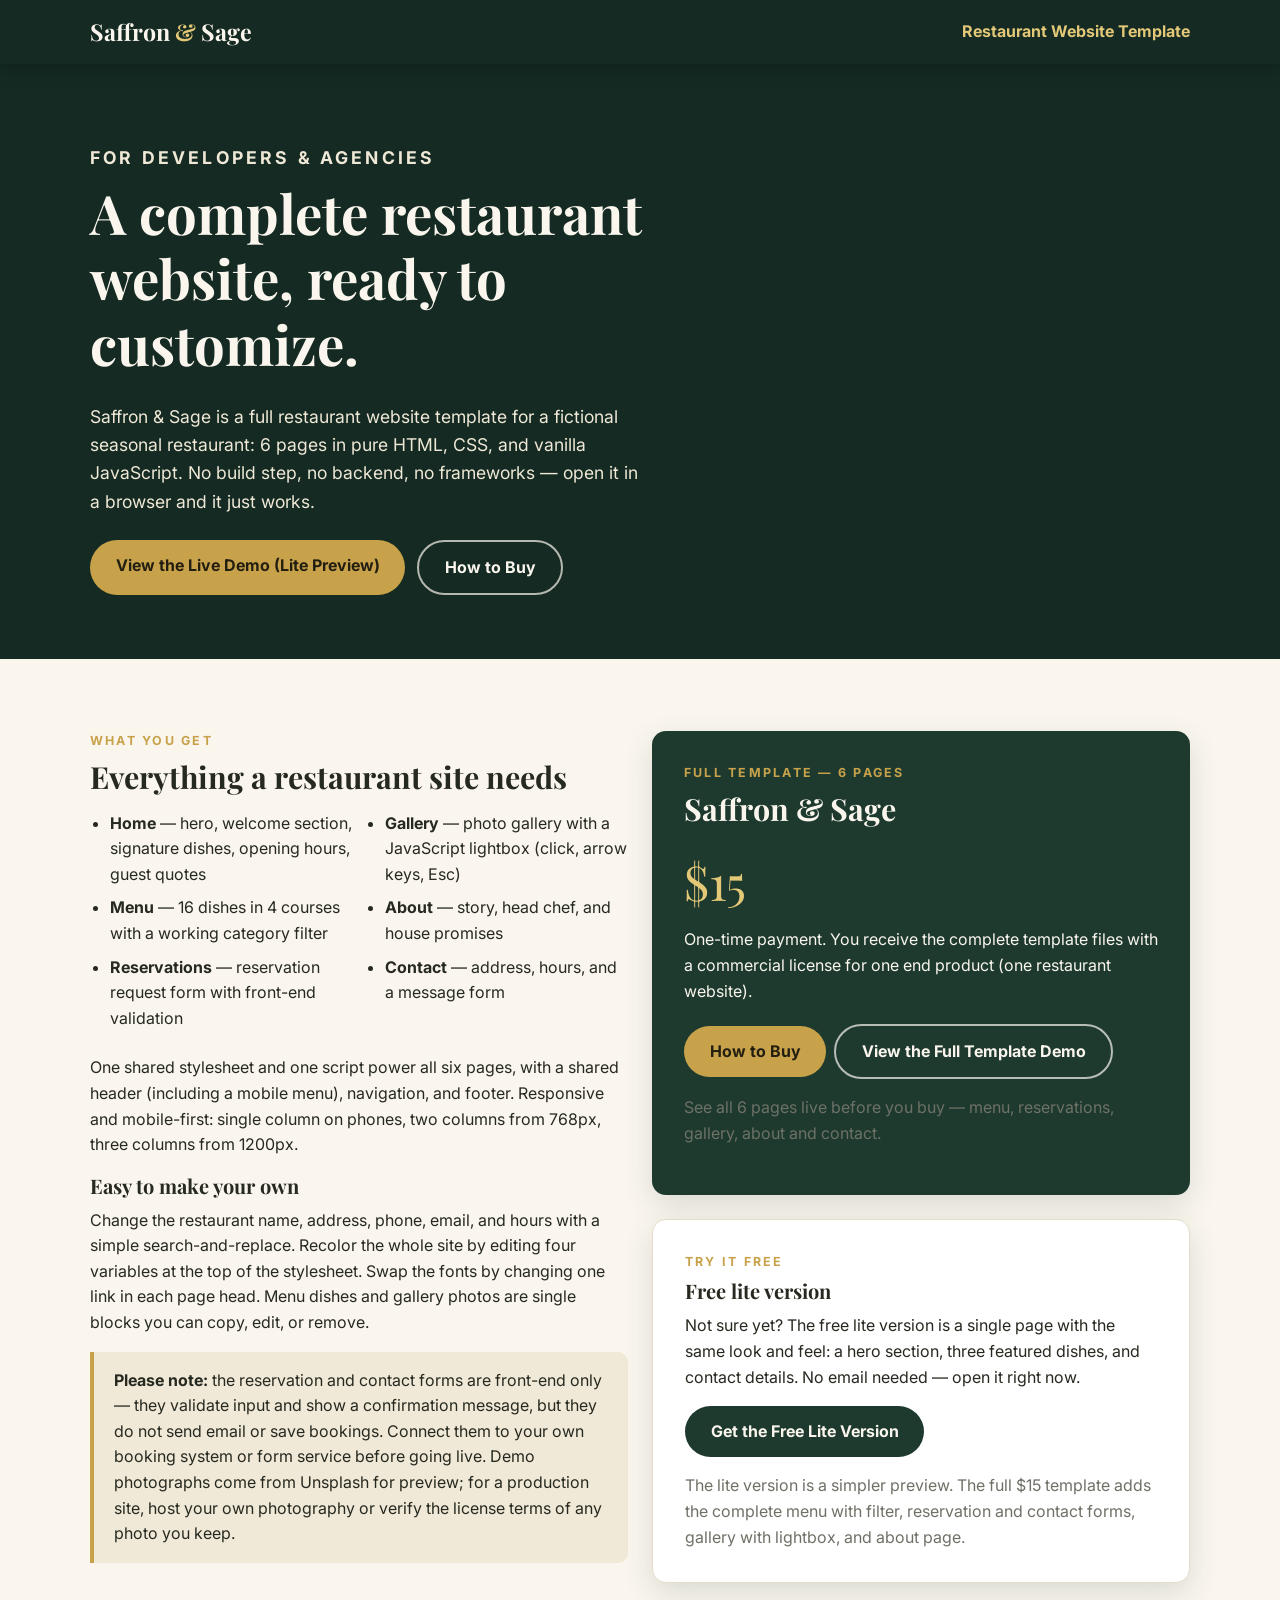
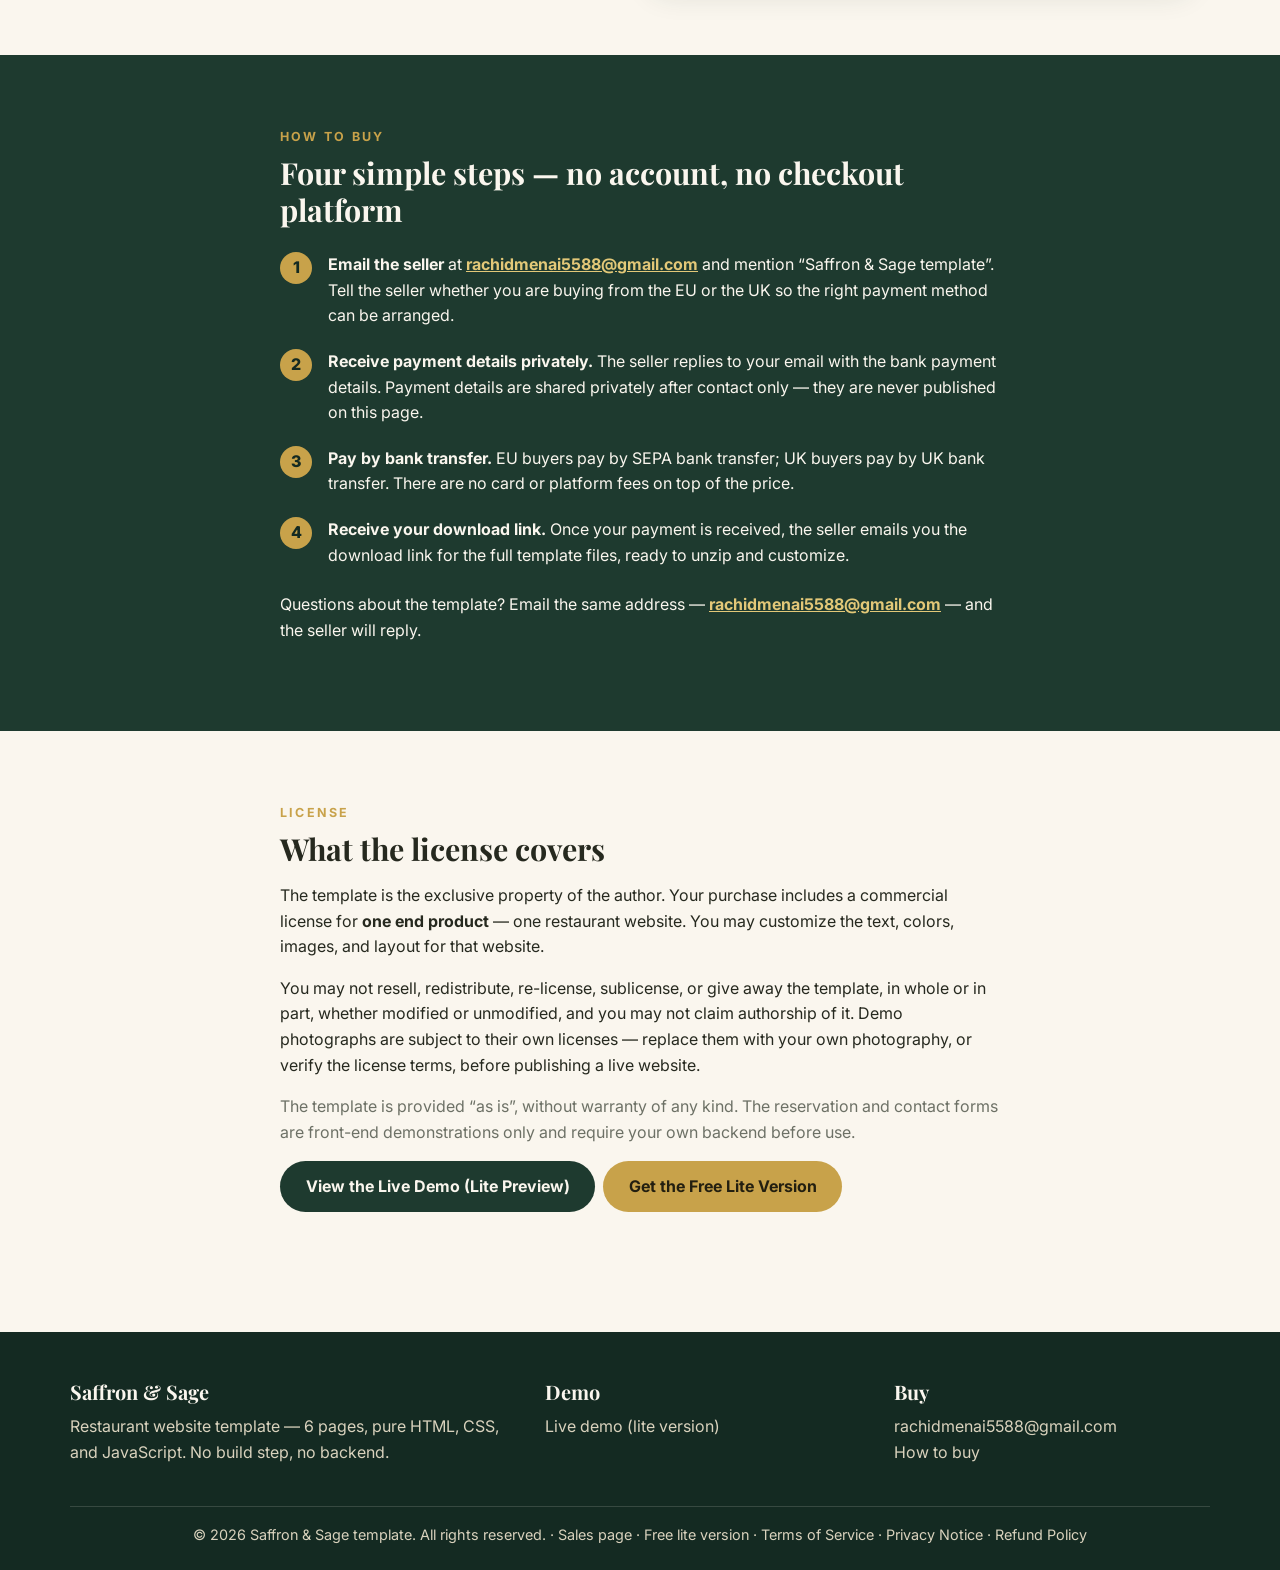
<file: index.html>
<!doctype html>
<html lang="en">
<head>
  <meta charset="utf-8">
  <meta name="viewport" content="width=device-width, initial-scale=1">
  <title>Saffron &amp; Sage — Restaurant Website Template for Sale</title>
  <meta name="description" content="Saffron & Sage is a complete, ready-to-customize restaurant website template: 6 pages in pure HTML, CSS and JavaScript. No build step, no backend.">
  <link rel="preconnect" href="https://fonts.googleapis.com">
  <link rel="preconnect" href="https://fonts.gstatic.com" crossorigin>
  <link href="https://fonts.googleapis.com/css2?family=Inter:wght@400;600;700;800&family=Playfair+Display:wght@600;700&display=swap" rel="stylesheet">
  <link rel="stylesheet" href="css/style.css">
  <style>
    .price-card { background: var(--forest); color: var(--cream); border-radius: var(--radius); padding: 2rem; box-shadow: var(--shadow); }
    .price-card h2 { color: var(--cream); }
    .price-card .price-big { font-family: var(--font-head); font-size: 3rem; color: var(--gold-light); margin: 0.25rem 0 0.5rem; }
    .proposal-note { background: rgba(227, 200, 120, 0.18); border: 1px solid var(--gold); border-radius: 10px; padding: 0.75rem 1rem; font-size: 0.95rem; }
    .steps { counter-reset: step; list-style: none; padding: 0; margin: 1.5rem 0 0; }
    .steps li { position: relative; padding: 0 0 1.25rem 3rem; }
    .steps li::before { counter-increment: step; content: counter(step); position: absolute; left: 0; top: 0; width: 2rem; height: 2rem; border-radius: 50%; background: var(--gold); color: var(--forest-dark); font-weight: 800; display: flex; align-items: center; justify-content: center; }
    .steps li:last-child { padding-bottom: 0; }
    .callout { background: var(--cream-dark); border-left: 4px solid var(--gold); border-radius: 0 10px 10px 0; padding: 1rem 1.25rem; }
    .lite-box { background: var(--white); border: 1px solid var(--line); border-radius: var(--radius); padding: 2rem; box-shadow: var(--shadow); }
    .page-list { columns: 2; column-gap: 2rem; margin: 0; padding-left: 1.25rem; }
    .page-list li { margin-bottom: 0.5rem; break-inside: avoid; }
    @media (max-width: 700px) { .page-list { columns: 1; } }
  </style>
</head>
<body>
<header class="site-header">
  <div class="container header-inner">
    <a class="logo" href="index.html">Saffron <span>&amp;</span> Sage</a>
    <span style="color: var(--gold-light); font-weight: 700;">Restaurant Website Template</span>
  </div>
</header>

<main>
  <section class="hero" style="background-image: url('https://images.unsplash.com/photo-1517248135467-4c7edcad34c4?auto=format&fit=crop&w=1600&q=80');">
    <div class="container">
      <p class="eyebrow">For developers &amp; agencies</p>
      <h1>A complete restaurant website, ready to customize.</h1>
      <p>Saffron &amp; Sage is a full restaurant website template for a fictional seasonal restaurant: 6 pages in pure HTML, CSS, and vanilla JavaScript. No build step, no backend, no frameworks — open it in a browser and it just works.</p>
      <div class="hero-actions">
        <a class="btn btn-gold" href="lite/index.html">View the Live Demo (Lite Preview)</a>
        <a class="btn btn-outline" href="#buy">How to Buy</a>
      </div>
    </div>
  </section>

  <section class="section">
    <div class="container grid grid-2" style="align-items: start;">
      <div>
        <p class="eyebrow">What you get</p>
        <h2>Everything a restaurant site needs</h2>
        <ul class="page-list">
          <li><strong>Home</strong> — hero, welcome section, signature dishes, opening hours, guest quotes</li>
          <li><strong>Menu</strong> — 16 dishes in 4 courses with a working category filter</li>
          <li><strong>Reservations</strong> — reservation request form with front-end validation</li>
          <li><strong>Gallery</strong> — photo gallery with a JavaScript lightbox (click, arrow keys, Esc)</li>
          <li><strong>About</strong> — story, head chef, and house promises</li>
          <li><strong>Contact</strong> — address, hours, and a message form</li>
        </ul>
        <p style="margin-top: 1.5rem;">One shared stylesheet and one script power all six pages, with a shared header (including a mobile menu), navigation, and footer. Responsive and mobile-first: single column on phones, two columns from 768px, three columns from 1200px.</p>
        <h3>Easy to make your own</h3>
        <p>Change the restaurant name, address, phone, email, and hours with a simple search-and-replace. Recolor the whole site by editing four variables at the top of the stylesheet. Swap the fonts by changing one link in each page head. Menu dishes and gallery photos are single blocks you can copy, edit, or remove.</p>
        <div class="callout">
          <p style="margin: 0;"><strong>Please note:</strong> the reservation and contact forms are front-end only — they validate input and show a confirmation message, but they do not send email or save bookings. Connect them to your own booking system or form service before going live. Demo photographs come from Unsplash for preview; for a production site, host your own photography or verify the license terms of any photo you keep.</p>
        </div>
      </div>
      <div>
        <div class="price-card">
          <p class="eyebrow">Full template — 6 pages</p>
          <h2>Saffron &amp; Sage</h2>
          <p class="price-big">$15</p>
          <p>One-time payment. You receive the complete template files with a commercial license for one end product (one restaurant website).</p>
          <p style="margin-top: 1.25rem;"><a class="btn btn-gold" href="#buy">How to Buy</a>&nbsp;&nbsp;<a class="btn btn-outline" href="full/index.html">View the Full Template Demo</a></p>
          <p class="muted">See all 6 pages live before you buy — menu, reservations, gallery, about and contact.</p>
        </div>
        <div class="lite-box" style="margin-top: 1.5rem;">
          <p class="eyebrow">Try it free</p>
          <h3>Free lite version</h3>
          <p>Not sure yet? The free lite version is a single page with the same look and feel: a hero section, three featured dishes, and contact details. No email needed — open it right now.</p>
          <p><a class="btn btn-dark" href="lite/index.html">Get the Free Lite Version</a></p>
          <p class="muted" style="margin: 0;">The lite version is a simpler preview. The full $15 template adds the complete menu with filter, reservation and contact forms, gallery with lightbox, and about page.</p>
        </div>
      </div>
    </div>
  </section>

  <section class="section band" id="buy">
    <div class="container section-narrow">
      <p class="eyebrow">How to buy</p>
      <h2>Four simple steps — no account, no checkout platform</h2>
      <ol class="steps">
        <li><strong>Email the seller</strong> at <a href="mailto:rachidmenai5588@gmail.com" style="color: var(--gold-light); font-weight: 700;">rachidmenai5588@gmail.com</a> and mention “Saffron &amp; Sage template”. Tell the seller whether you are buying from the EU or the UK so the right payment method can be arranged.</li>
        <li><strong>Receive payment details privately.</strong> The seller replies to your email with the bank payment details. Payment details are shared privately after contact only — they are never published on this page.</li>
        <li><strong>Pay by bank transfer.</strong> EU buyers pay by SEPA bank transfer; UK buyers pay by UK bank transfer. There are no card or platform fees on top of the price.</li>
        <li><strong>Receive your download link.</strong> Once your payment is received, the seller emails you the download link for the full template files, ready to unzip and customize.</li>
      </ol>
      <p style="margin-top: 1.5rem;">Questions about the template? Email the same address — <a href="mailto:rachidmenai5588@gmail.com" style="color: var(--gold-light); font-weight: 700;">rachidmenai5588@gmail.com</a> — and the seller will reply.</p>
    </div>
  </section>

  <section class="section">
    <div class="container section-narrow">
      <p class="eyebrow">License</p>
      <h2>What the license covers</h2>
      <p>The template is the exclusive property of the author. Your purchase includes a commercial license for <strong>one end product</strong> — one restaurant website. You may customize the text, colors, images, and layout for that website.</p>
      <p>You may not resell, redistribute, re-license, sublicense, or give away the template, in whole or in part, whether modified or unmodified, and you may not claim authorship of it. Demo photographs are subject to their own licenses — replace them with your own photography, or verify the license terms, before publishing a live website.</p>
      <p class="muted">The template is provided “as is”, without warranty of any kind. The reservation and contact forms are front-end demonstrations only and require your own backend before use.</p>
      <p><a class="btn btn-dark" href="lite/index.html">View the Live Demo (Lite Preview)</a>&nbsp;&nbsp;<a class="btn btn-gold" href="lite/index.html">Get the Free Lite Version</a></p>
    </div>
  </section>
</main>

<footer class="site-footer">
  <div class="container footer-grid">
    <div>
      <h3>Saffron &amp; Sage</h3>
      <p>Restaurant website template — 6 pages, pure HTML, CSS, and JavaScript. No build step, no backend.</p>
    </div>
    <div>
      <h3>Demo</h3>
      <p><a href="lite/index.html">Live demo (lite version)</a></p>
    </div>
    <div>
      <h3>Buy</h3>
      <p><a href="mailto:rachidmenai5588@gmail.com">rachidmenai5588@gmail.com</a><br><a href="#buy">How to buy</a></p>
    </div>
  </div>
  <div class="footer-bottom container">© 2026 Saffron &amp; Sage template. All rights reserved. · <a href="index.html">Sales page</a> · <a href="lite/index.html">Free lite version</a> · <a href="terms.html">Terms of Service</a> · <a href="privacy.html">Privacy Notice</a> · <a href="refund.html">Refund Policy</a></div>
</footer>
</body>
</html>
</file>
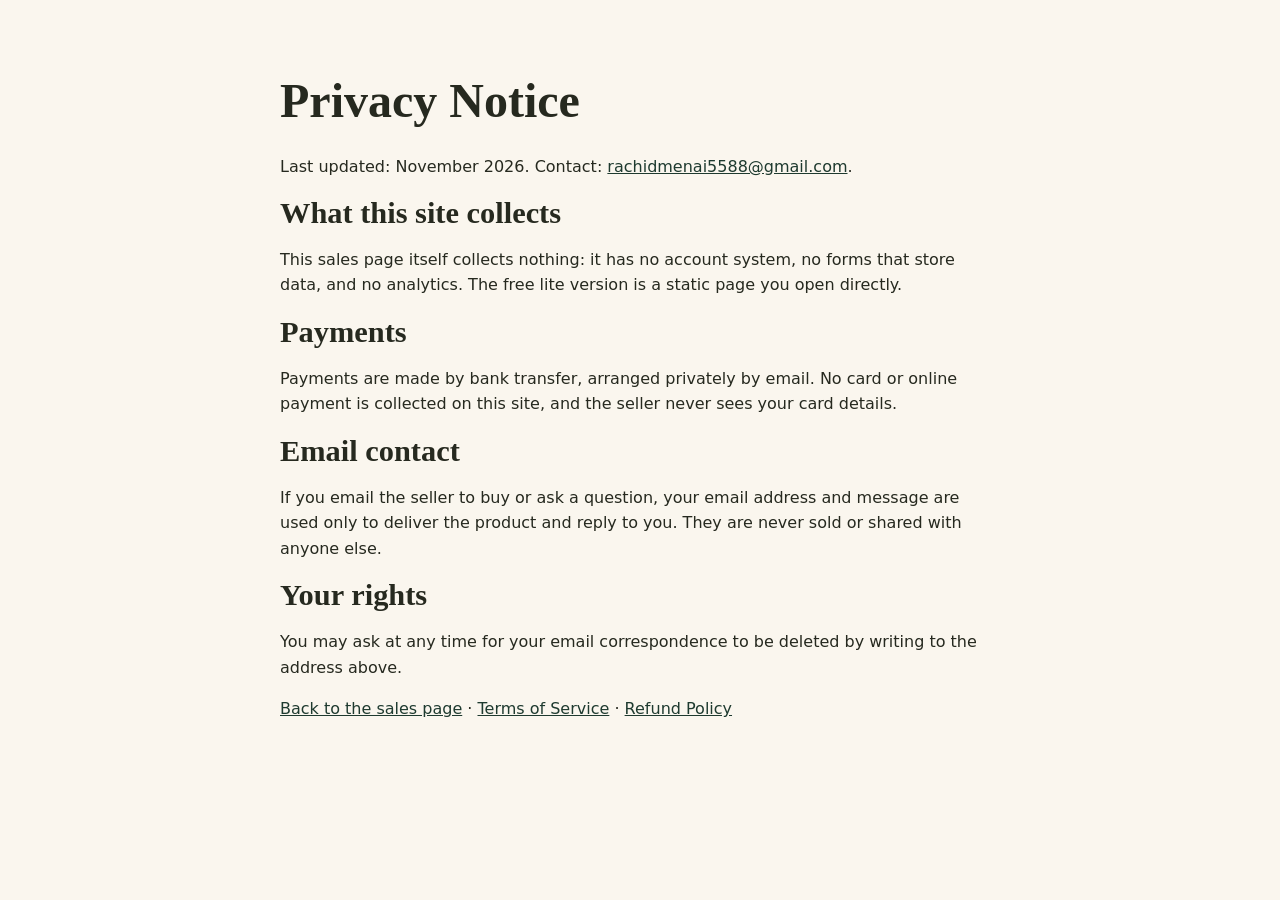
<file: privacy.html>
<!doctype html>
<html lang="en">
<head>
<meta charset="utf-8">
<meta name="viewport" content="width=device-width, initial-scale=1">
<title>Privacy Notice — Saffron &amp; Sage</title>
<link rel="stylesheet" href="css/style.css">
</head>
<body>
<main class="section"><div class="container section-narrow">
<h1>Privacy Notice</h1>
<p>Last updated: November 2026. Contact: <a href="mailto:rachidmenai5588@gmail.com">rachidmenai5588@gmail.com</a>.</p>
<h2>What this site collects</h2>
<p>This sales page itself collects nothing: it has no account system, no forms that store data, and no analytics. The free lite version is a static page you open directly.</p>
<h2>Payments</h2>
<p>Payments are made by bank transfer, arranged privately by email. No card or online payment is collected on this site, and the seller never sees your card details.</p>
<h2>Email contact</h2>
<p>If you email the seller to buy or ask a question, your email address and message are used only to deliver the product and reply to you. They are never sold or shared with anyone else.</p>
<h2>Your rights</h2>
<p>You may ask at any time for your email correspondence to be deleted by writing to the address above.</p>
<p><a href="index.html">Back to the sales page</a> · <a href="terms.html">Terms of Service</a> · <a href="refund.html">Refund Policy</a></p>
</div></main>
</body>
</html>
</file>
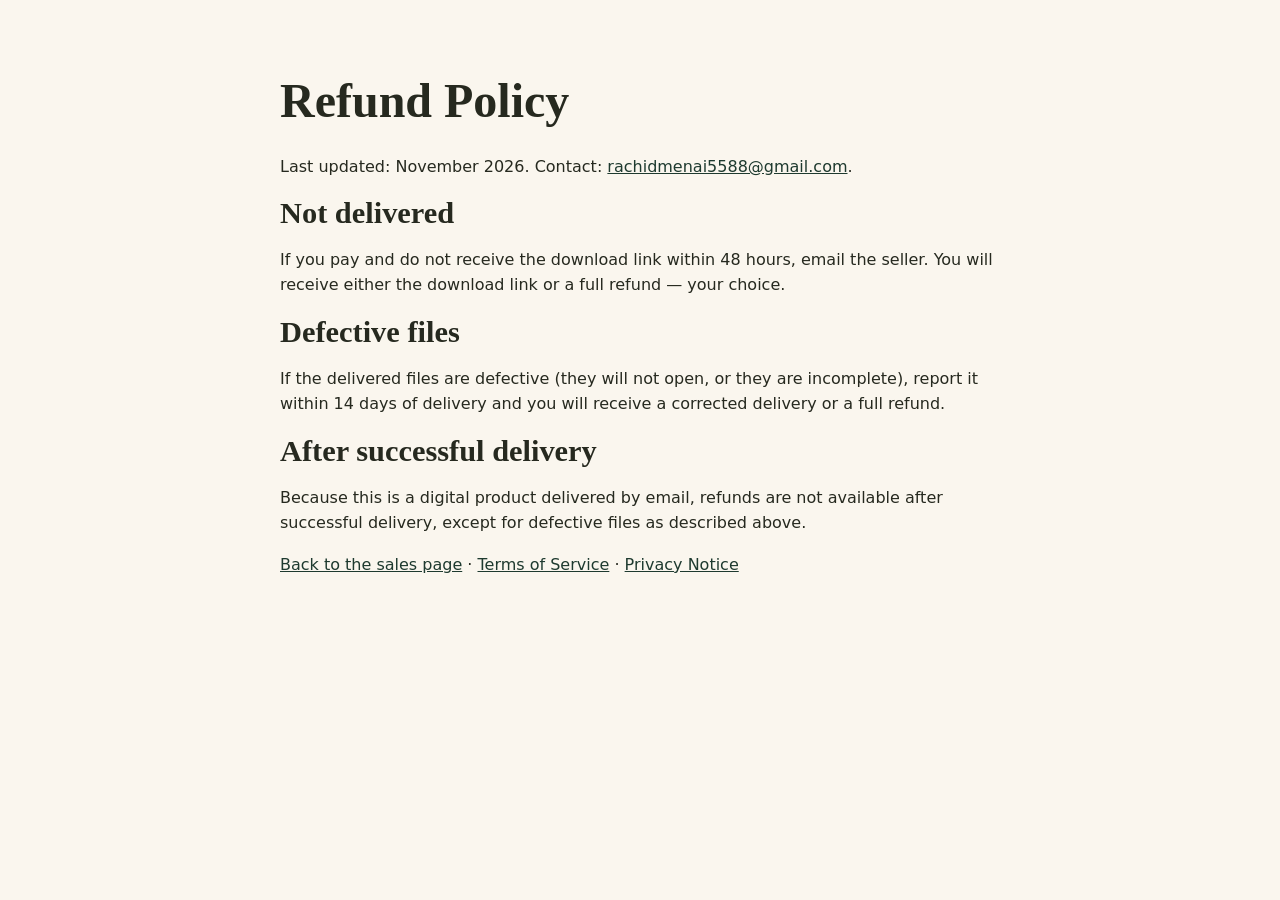
<file: refund.html>
<!doctype html>
<html lang="en">
<head>
<meta charset="utf-8">
<meta name="viewport" content="width=device-width, initial-scale=1">
<title>Refund Policy — Saffron &amp; Sage</title>
<link rel="stylesheet" href="css/style.css">
</head>
<body>
<main class="section"><div class="container section-narrow">
<h1>Refund Policy</h1>
<p>Last updated: November 2026. Contact: <a href="mailto:rachidmenai5588@gmail.com">rachidmenai5588@gmail.com</a>.</p>
<h2>Not delivered</h2>
<p>If you pay and do not receive the download link within 48 hours, email the seller. You will receive either the download link or a full refund — your choice.</p>
<h2>Defective files</h2>
<p>If the delivered files are defective (they will not open, or they are incomplete), report it within 14 days of delivery and you will receive a corrected delivery or a full refund.</p>
<h2>After successful delivery</h2>
<p>Because this is a digital product delivered by email, refunds are not available after successful delivery, except for defective files as described above.</p>
<p><a href="index.html">Back to the sales page</a> · <a href="terms.html">Terms of Service</a> · <a href="privacy.html">Privacy Notice</a></p>
</div></main>
</body>
</html>
</file>
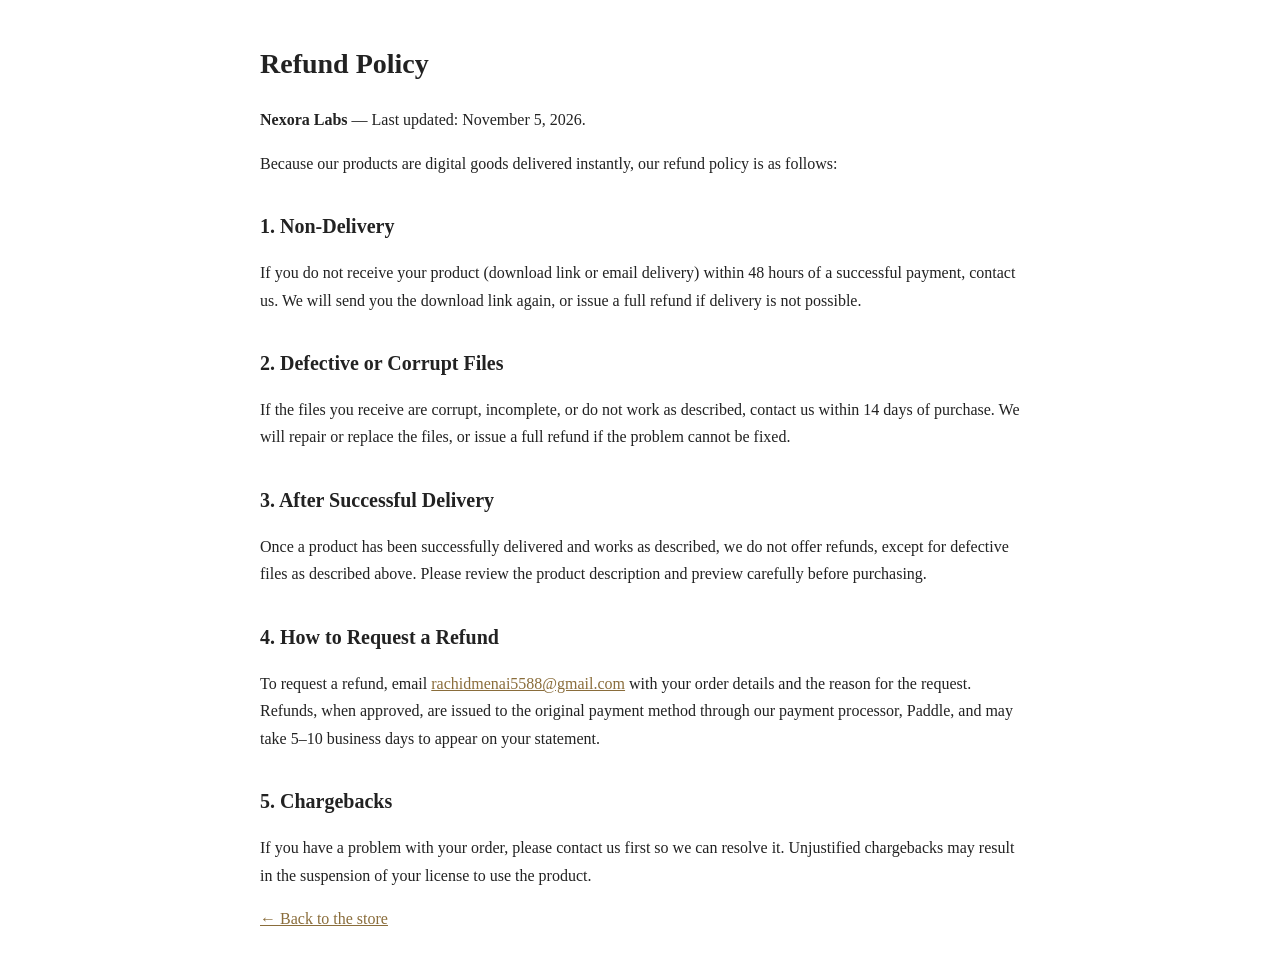
<file: refunds.html>
<!DOCTYPE html>
<html lang="en">
<head>
<meta charset="UTF-8">
<meta name="viewport" content="width=device-width, initial-scale=1.0">
<title>Refund Policy — Nexora Labs</title>
<style>
body{font-family:Georgia,serif;max-width:760px;margin:40px auto;padding:0 20px;color:#222;line-height:1.7}
h1{font-size:28px}h2{font-size:20px;margin-top:32px}
a{color:#8a6d3b}
</style>
</head>
<body>
<h1>Refund Policy</h1>
<p><strong>Nexora Labs</strong> — Last updated: November 5, 2026.</p>
<p>Because our products are digital goods delivered instantly, our refund policy is as follows:</p>

<h2>1. Non-Delivery</h2>
<p>If you do not receive your product (download link or email delivery) within 48 hours of a successful payment, contact us. We will send you the download link again, or issue a full refund if delivery is not possible.</p>

<h2>2. Defective or Corrupt Files</h2>
<p>If the files you receive are corrupt, incomplete, or do not work as described, contact us within 14 days of purchase. We will repair or replace the files, or issue a full refund if the problem cannot be fixed.</p>

<h2>3. After Successful Delivery</h2>
<p>Once a product has been successfully delivered and works as described, we do not offer refunds, except for defective files as described above. Please review the product description and preview carefully before purchasing.</p>

<h2>4. How to Request a Refund</h2>
<p>To request a refund, email <a href="mailto:rachidmenai5588@gmail.com">rachidmenai5588@gmail.com</a> with your order details and the reason for the request. Refunds, when approved, are issued to the original payment method through our payment processor, Paddle, and may take 5–10 business days to appear on your statement.</p>

<h2>5. Chargebacks</h2>
<p>If you have a problem with your order, please contact us first so we can resolve it. Unjustified chargebacks may result in the suspension of your license to use the product.</p>

<p><a href="index.html">← Back to the store</a></p>
</body>
</html>
</file>
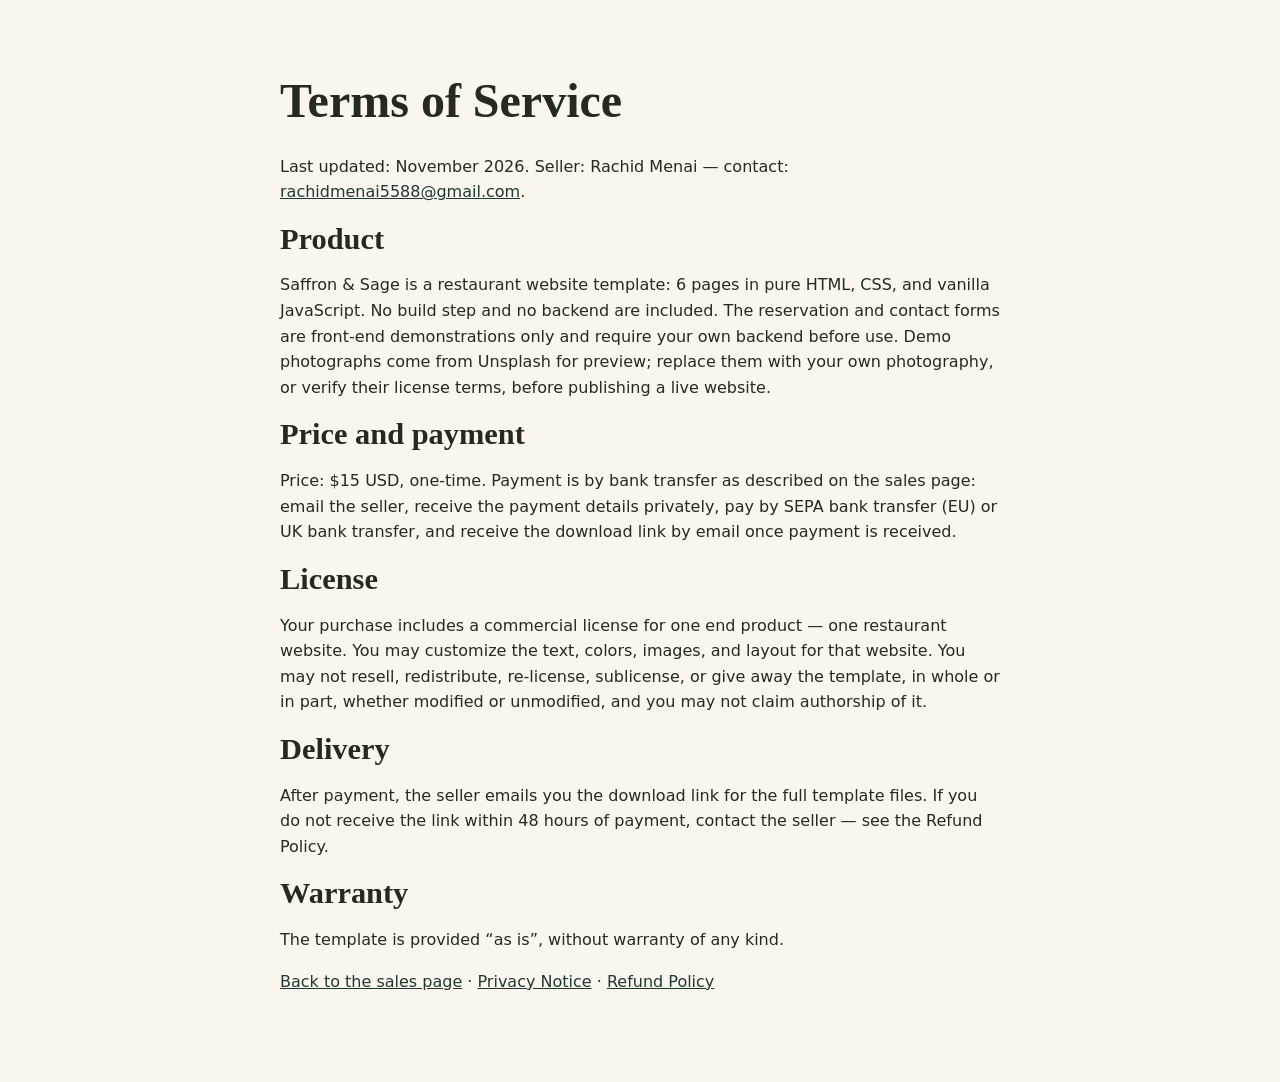
<file: terms.html>
<!doctype html>
<html lang="en">
<head>
<meta charset="utf-8">
<meta name="viewport" content="width=device-width, initial-scale=1">
<title>Terms of Service — Saffron &amp; Sage</title>
<link rel="stylesheet" href="css/style.css">
</head>
<body>
<main class="section"><div class="container section-narrow">
<h1>Terms of Service</h1>
<p>Last updated: November 2026. Seller: Rachid Menai — contact: <a href="mailto:rachidmenai5588@gmail.com">rachidmenai5588@gmail.com</a>.</p>
<h2>Product</h2>
<p>Saffron &amp; Sage is a restaurant website template: 6 pages in pure HTML, CSS, and vanilla JavaScript. No build step and no backend are included. The reservation and contact forms are front-end demonstrations only and require your own backend before use. Demo photographs come from Unsplash for preview; replace them with your own photography, or verify their license terms, before publishing a live website.</p>
<h2>Price and payment</h2>
<p>Price: $15 USD, one-time. Payment is by bank transfer as described on the sales page: email the seller, receive the payment details privately, pay by SEPA bank transfer (EU) or UK bank transfer, and receive the download link by email once payment is received.</p>
<h2>License</h2>
<p>Your purchase includes a commercial license for one end product — one restaurant website. You may customize the text, colors, images, and layout for that website. You may not resell, redistribute, re-license, sublicense, or give away the template, in whole or in part, whether modified or unmodified, and you may not claim authorship of it.</p>
<h2>Delivery</h2>
<p>After payment, the seller emails you the download link for the full template files. If you do not receive the link within 48 hours of payment, contact the seller — see the Refund Policy.</p>
<h2>Warranty</h2>
<p>The template is provided “as is”, without warranty of any kind.</p>
<p><a href="index.html">Back to the sales page</a> · <a href="privacy.html">Privacy Notice</a> · <a href="refund.html">Refund Policy</a></p>
</div></main>
</body>
</html>
</file>
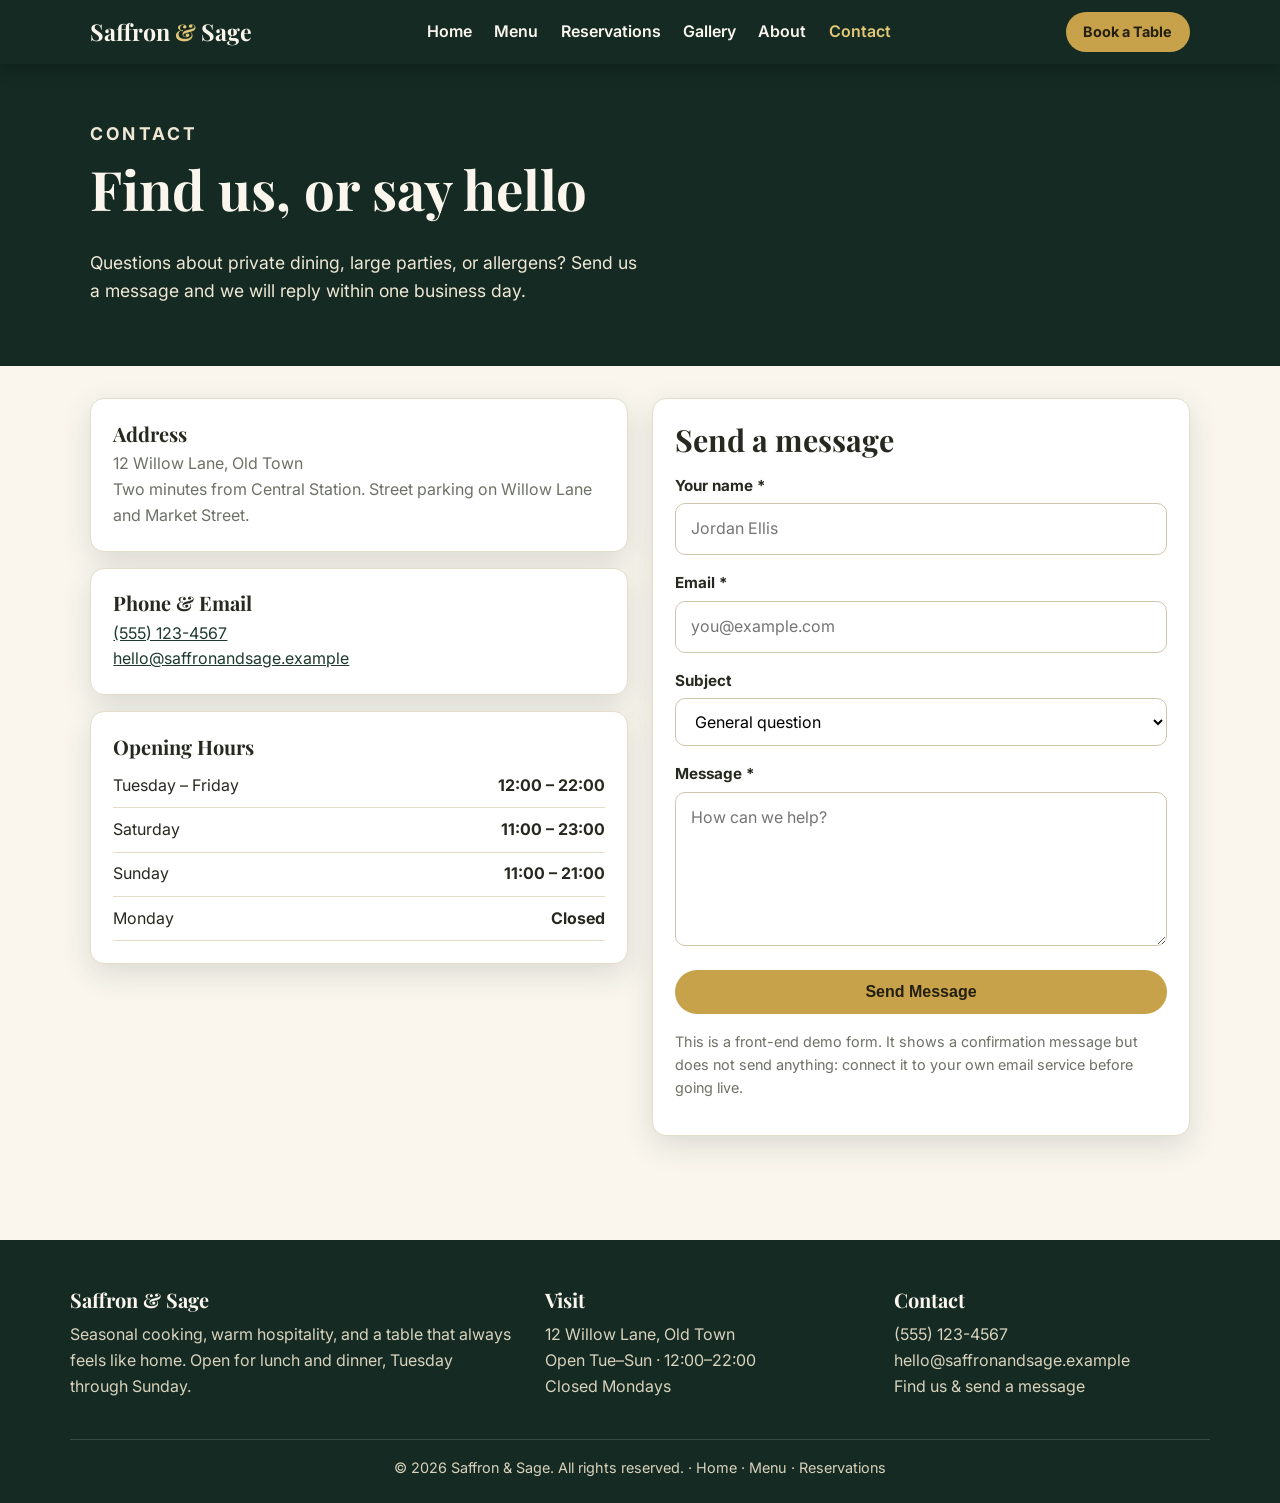
<file: full/contact.html>
<!doctype html>
<html lang="en">
<head>
  <meta charset="utf-8">
  <meta name="viewport" content="width=device-width, initial-scale=1">
  <title>Contact — Saffron &amp; Sage</title>
  <meta name="description" content="Find Saffron & Sage at 12 Willow Lane, Old Town, or send us a message about private dining and events.">
  <link rel="preconnect" href="https://fonts.googleapis.com">
  <link rel="preconnect" href="https://fonts.gstatic.com" crossorigin>
  <link href="https://fonts.googleapis.com/css2?family=Inter:wght@400;600;700;800&family=Playfair+Display:wght@600;700&display=swap" rel="stylesheet">
  <link rel="stylesheet" href="css/style.css">
</head>
<body>
<header class="site-header">
  <div class="container header-inner">
    <a class="logo" href="index.html">Saffron <span>&amp;</span> Sage</a>
    <button class="nav-toggle" aria-label="Toggle menu" aria-expanded="false"><span></span><span></span><span></span></button>
    <nav class="main-nav" id="mainNav">
      <a href="index.html">Home</a>
      <a href="menu.html">Menu</a>
      <a href="reservation.html">Reservations</a>
      <a href="gallery.html">Gallery</a>
      <a href="about.html">About</a>
      <a href="contact.html">Contact</a>
    </nav>
    <a class="btn btn-gold btn-small header-cta" href="reservation.html">Book a Table</a>
  </div>
</header>

<main>
  <section class="hero page-hero" style="background-image: url('https://images.unsplash.com/photo-1514933651103-005eec06c04b?auto=format&fit=crop&w=1600&q=80');">
    <div class="container">
      <p class="eyebrow">Contact</p>
      <h1>Find us, or say hello</h1>
      <p>Questions about private dining, large parties, or allergens? Send us a message and we will reply within one business day.</p>
    </div>
  </section>

  <section class="section" style="padding-top: 2rem;">
    <div class="container grid grid-2" style="align-items: start;">
      <div>
        <div class="grid" style="gap: 1rem;">
          <article class="card"><div class="card-body">
            <h3>Address</h3>
            <p class="muted" style="margin: 0;">12 Willow Lane, Old Town<br>Two minutes from Central Station. Street parking on Willow Lane and Market Street.</p>
          </div></article>
          <article class="card"><div class="card-body">
            <h3>Phone &amp; Email</h3>
            <p class="muted" style="margin: 0;"><a href="tel:+15551234567">(555) 123-4567</a><br><a href="mailto:hello@saffronandsage.example">hello@saffronandsage.example</a></p>
          </div></article>
          <article class="card"><div class="card-body">
            <h3>Opening Hours</h3>
            <table class="hours-table">
              <tr><td>Tuesday – Friday</td><td>12:00 – 22:00</td></tr>
              <tr><td>Saturday</td><td>11:00 – 23:00</td></tr>
              <tr><td>Sunday</td><td>11:00 – 21:00</td></tr>
              <tr><td>Monday</td><td>Closed</td></tr>
            </table>
          </div></article>
        </div>
      </div>

      <div class="card"><div class="card-body">
        <h2>Send a message</h2>
        <form class="form" id="contactForm" novalidate>
          <div>
            <label for="cName">Your name *</label>
            <input id="cName" type="text" required placeholder="Jordan Ellis">
          </div>
          <div>
            <label for="cEmail">Email *</label>
            <input id="cEmail" type="email" required placeholder="you@example.com">
          </div>
          <div>
            <label for="cSubject">Subject</label>
            <select id="cSubject">
              <option>General question</option><option>Private dining</option>
              <option>Large party</option><option>Allergies &amp; dietary needs</option>
              <option>Feedback</option>
            </select>
          </div>
          <div>
            <label for="cMessage">Message *</label>
            <textarea id="cMessage" rows="5" required placeholder="How can we help?"></textarea>
          </div>
          <button class="btn btn-gold" type="submit">Send Message</button>
          <p class="form-note">This is a front-end demo form. It shows a confirmation message but does not send anything: connect it to your own email service before going live.</p>
        </form>
        <div class="success-box" id="contactSuccess" role="status">
          <h3>Message received</h3>
          <p style="margin: 0;">Thank you! Your message has been noted and we will reply within one business day.</p>
        </div>
      </div></div>
    </div>
  </section>
</main>

<footer class="site-footer">
  <div class="container footer-grid">
    <div>
      <h3>Saffron &amp; Sage</h3>
      <p>Seasonal cooking, warm hospitality, and a table that always feels like home. Open for lunch and dinner, Tuesday through Sunday.</p>
    </div>
    <div>
      <h3>Visit</h3>
      <p>12 Willow Lane, Old Town<br>Open Tue–Sun · 12:00–22:00<br>Closed Mondays</p>
    </div>
    <div>
      <h3>Contact</h3>
      <p><a href="tel:+15551234567">(555) 123-4567</a><br><a href="mailto:hello@saffronandsage.example">hello@saffronandsage.example</a><br><a href="contact.html">Find us &amp; send a message</a></p>
    </div>
  </div>
  <div class="footer-bottom container">© <span id="year">2026</span> Saffron &amp; Sage. All rights reserved. · <a href="index.html">Home</a> · <a href="menu.html">Menu</a> · <a href="reservation.html">Reservations</a></div>
</footer>
<script src="js/main.js"></script>
</body>
</html>
</file>
<file: css/style.css>
/* Saffron & Sage — Restaurant Template Stylesheet
   Pure CSS. No frameworks, no jQuery. Mobile-first. */

:root {
  --forest: #1e3a2f;
  --forest-dark: #142a22;
  --charcoal: #232620;
  --gold: #c8a24a;
  --gold-light: #e3c878;
  --cream: #faf6ee;
  --cream-dark: #f1e9d8;
  --ink: #26291f;
  --muted: #6d7166;
  --line: #e5ddc9;
  --white: #ffffff;
  --radius: 14px;
  --shadow: 0 10px 30px rgba(30, 58, 47, 0.14);
  --font-head: "Playfair Display", Georgia, "Times New Roman", serif;
  --font-body: "Inter", system-ui, -apple-system, "Segoe UI", Roboto, Arial, sans-serif;
}

* { box-sizing: border-box; }
html { scroll-behavior: smooth; }
body {
  margin: 0;
  font-family: var(--font-body);
  color: var(--ink);
  background: var(--cream);
  line-height: 1.6;
}
img { max-width: 100%; }
a { color: var(--forest); }
h1, h2, h3 { font-family: var(--font-head); line-height: 1.2; margin: 0 0 0.5em; }
h1 { font-size: 2.4rem; }
h2 { font-size: 1.9rem; }
h3 { font-size: 1.25rem; }
p { margin: 0 0 1em; }

.container { width: 100%; max-width: 1140px; margin: 0 auto; padding: 0 1.25rem; }
.section { padding: 3.5rem 0; }
.section-narrow { max-width: 760px; margin: 0 auto; }
.eyebrow {
  text-transform: uppercase; letter-spacing: 0.18em;
  color: var(--gold); font-size: 0.78rem; font-weight: 700; margin-bottom: 0.5rem;
}
.lead { font-size: 1.1rem; color: #4a4e43; }
.center { text-align: center; }
.muted { color: var(--muted); }

/* ---------- Header ---------- */
.site-header {
  position: sticky; top: 0; z-index: 50;
  background: var(--forest-dark); color: var(--cream);
  box-shadow: 0 2px 18px rgba(0, 0, 0, 0.25);
}
.header-inner {
  display: flex; align-items: center; justify-content: space-between;
  gap: 1rem; min-height: 64px;
}
.logo {
  font-family: var(--font-head); font-size: 1.45rem; font-weight: 700;
  color: var(--cream); text-decoration: none; white-space: nowrap;
}
.logo span { color: var(--gold-light); }
.nav-toggle {
  display: inline-flex; flex-direction: column; gap: 5px;
  background: transparent; border: 1px solid rgba(250, 246, 238, 0.35);
  border-radius: 8px; padding: 10px 12px; cursor: pointer;
}
.nav-toggle span { display: block; width: 22px; height: 2px; background: var(--cream); }
.main-nav {
  display: none; position: absolute; left: 0; right: 0; top: 64px;
  background: var(--forest-dark); flex-direction: column; padding: 0.75rem 1.25rem 1.25rem;
}
.main-nav.open { display: flex; }
.main-nav a {
  color: var(--cream); text-decoration: none; padding: 0.65rem 0;
  border-bottom: 1px solid rgba(250, 246, 238, 0.12); font-weight: 600;
}
.main-nav a:last-child { border-bottom: none; }
.main-nav a.active, .main-nav a:hover { color: var(--gold-light); }
.header-cta { display: none; }

/* ---------- Buttons ---------- */
.btn {
  display: inline-block; text-decoration: none; cursor: pointer;
  border: none; border-radius: 999px; padding: 0.8rem 1.6rem;
  font-weight: 700; font-size: 1rem; text-align: center;
  transition: transform 0.15s ease, background 0.15s ease;
}
.btn:hover { transform: translateY(-1px); }
.btn-gold { background: var(--gold); color: #231f10; }
.btn-gold:hover { background: var(--gold-light); }
.btn-outline {
  background: transparent; color: var(--cream);
  border: 2px solid rgba(250, 246, 238, 0.7);
}
.btn-outline:hover { border-color: var(--gold-light); color: var(--gold-light); }
.btn-dark { background: var(--forest); color: var(--cream); }
.btn-dark:hover { background: var(--forest-dark); }
.btn-small { padding: 0.55rem 1.1rem; font-size: 0.9rem; }

/* ---------- Hero ---------- */
.hero {
  background-color: var(--forest-dark);
  background-size: cover; background-position: center;
  color: var(--cream); padding: 5rem 0 4rem; position: relative;
}
.hero::before {
  content: ""; position: absolute; inset: 0;
  background: linear-gradient(180deg, rgba(20, 42, 34, 0.72), rgba(20, 42, 34, 0.55));
}
.hero .container { position: relative; }
.hero h1 { font-size: 2.6rem; max-width: 640px; }
.hero p { max-width: 560px; font-size: 1.1rem; color: #efe8d6; }
.hero-actions { display: flex; gap: 0.75rem; flex-wrap: wrap; margin-top: 1.5rem; }
.page-hero { padding: 3.5rem 0 2.75rem; }
.page-hero h1 { font-size: 2.3rem; }

/* ---------- Cards / grids ---------- */
.grid { display: grid; gap: 1.5rem; }
.grid-2 { grid-template-columns: 1fr; }
.grid-3 { grid-template-columns: 1fr; }
.card {
  background: var(--white); border: 1px solid var(--line);
  border-radius: var(--radius); overflow: hidden; box-shadow: var(--shadow);
}
.card-body { padding: 1.4rem; }
.card-body h3 { margin-bottom: 0.35rem; }
.img-frame { background-color: #2a3f35; overflow: hidden; }
.img-frame img { display: block; width: 100%; height: 100%; object-fit: cover; }
.ratio-16x9 { aspect-ratio: 16 / 9; }
.ratio-4x3 { aspect-ratio: 4 / 3; }
.ratio-1x1 { aspect-ratio: 1 / 1; }
.price { color: var(--forest); font-weight: 800; font-size: 1.1rem; }
.tag {
  display: inline-block; background: var(--cream-dark); color: var(--forest);
  border-radius: 999px; padding: 0.2rem 0.7rem; font-size: 0.8rem; font-weight: 700;
}
.hours-table { width: 100%; border-collapse: collapse; }
.hours-table td { padding: 0.55rem 0; border-bottom: 1px solid var(--line); }
.hours-table td:last-child { text-align: right; font-weight: 700; }

/* ---------- Menu page ---------- */
.filter-bar { display: flex; gap: 0.5rem; flex-wrap: wrap; margin: 1.5rem 0; }
.filter-btn {
  border: 2px solid var(--forest); background: transparent; color: var(--forest);
  border-radius: 999px; padding: 0.5rem 1.2rem; font-weight: 700; cursor: pointer;
}
.filter-btn.active, .filter-btn:hover { background: var(--forest); color: var(--cream); }
.menu-card .card-body { display: flex; flex-direction: column; gap: 0.25rem; }
.menu-card .menu-top { display: flex; justify-content: space-between; gap: 1rem; align-items: baseline; }
.menu-card .menu-top h3 { margin: 0; }
.hidden { display: none !important; }
.empty-note { display: none; text-align: center; color: var(--muted); padding: 2rem 0; }
.empty-note.show { display: block; }

/* ---------- Gallery / lightbox ---------- */
.gallery-grid { display: grid; grid-template-columns: 1fr 1fr; gap: 0.9rem; }
.gallery-grid button {
  border: none; padding: 0; cursor: pointer; border-radius: var(--radius);
  overflow: hidden; background-color: #2a3f35; aspect-ratio: 1 / 1;
}
.gallery-grid img { display: block; width: 100%; height: 100%; object-fit: cover; transition: transform 0.25s ease; }
.gallery-grid button:hover img { transform: scale(1.05); }
.lightbox {
  display: none; position: fixed; inset: 0; z-index: 100;
  background: rgba(15, 25, 20, 0.92); align-items: center; justify-content: center;
}
.lightbox.open { display: flex; }
.lightbox img {
  max-width: 92vw; max-height: 82vh; border-radius: var(--radius);
  background-color: #2a3f35; box-shadow: 0 20px 60px rgba(0, 0, 0, 0.5);
}
.lightbox button {
  position: absolute; background: var(--gold); border: none; color: #231f10;
  font-weight: 800; font-size: 1.2rem; width: 46px; height: 46px;
  border-radius: 50%; cursor: pointer;
}
.lightbox-close { top: 1rem; right: 1rem; }
.lightbox-prev { left: 1rem; top: 50%; transform: translateY(-50%); }
.lightbox-next { right: 1rem; top: 50%; transform: translateY(-50%); }

/* ---------- Forms ---------- */
.form { display: grid; gap: 1rem; }
.form-row { display: grid; gap: 1rem; }
label { font-weight: 700; font-size: 0.95rem; display: block; }
input, select, textarea {
  width: 100%; margin-top: 0.35rem; padding: 0.75rem 0.9rem;
  border: 1.5px solid #cfc6ab; border-radius: 10px; font: inherit; background: var(--white);
}
input:focus, select:focus, textarea:focus { outline: 3px solid rgba(200, 162, 74, 0.45); border-color: var(--gold); }
.field-error { color: #a33327; font-size: 0.85rem; min-height: 1.1em; display: block; }
.form-note { font-size: 0.9rem; color: var(--muted); }
.success-box {
  display: none; background: #eaf3ec; border: 2px solid #4c7a5a; border-radius: var(--radius);
  padding: 1.5rem; margin-top: 1rem;
}
.success-box.show { display: block; }
.success-box h3 { color: #2c5a3c; }

/* ---------- Footer ---------- */
.site-footer { background: var(--forest-dark); color: #d9d2bd; margin-top: 2rem; }
.footer-grid { display: grid; gap: 2rem; padding: 3rem 0 1.5rem; }
.site-footer h3 { color: var(--cream); }
.site-footer a { color: #d9d2bd; text-decoration: none; }
.site-footer a:hover { color: var(--gold-light); }
.footer-bottom {
  border-top: 1px solid rgba(250, 246, 238, 0.15);
  padding: 1rem 0 1.5rem; font-size: 0.9rem; text-align: center;
}
.band { background: var(--forest); color: var(--cream); }
.band h2 { color: var(--cream); }

/* ---------- Responsive ---------- */
@media (min-width: 768px) {
  h1 { font-size: 3rem; }
  .hero h1 { font-size: 3.4rem; }
  .nav-toggle { display: none; }
  .main-nav {
    display: flex; position: static; flex-direction: row; gap: 1.4rem;
    padding: 0; background: transparent;
  }
  .main-nav a { border-bottom: none; padding: 0; }
  .header-cta { display: inline-block; }
  .grid-2 { grid-template-columns: 1fr 1fr; }
  .grid-3 { grid-template-columns: 1fr 1fr; }
  .gallery-grid { grid-template-columns: repeat(3, 1fr); }
  .form-row { grid-template-columns: 1fr 1fr; }
  .footer-grid { grid-template-columns: 1.4fr 1fr 1fr; }
  .section { padding: 4.5rem 0; }
}
@media (min-width: 1200px) {
  .grid-3 { grid-template-columns: 1fr 1fr 1fr; }
  .menu-grid { grid-template-columns: 1fr 1fr; }
}
</file>
<file: full/css/style.css>
/* Saffron & Sage — Restaurant Template Stylesheet
   Pure CSS. No frameworks, no jQuery. Mobile-first. */

:root {
  --forest: #1e3a2f;
  --forest-dark: #142a22;
  --charcoal: #232620;
  --gold: #c8a24a;
  --gold-light: #e3c878;
  --cream: #faf6ee;
  --cream-dark: #f1e9d8;
  --ink: #26291f;
  --muted: #6d7166;
  --line: #e5ddc9;
  --white: #ffffff;
  --radius: 14px;
  --shadow: 0 10px 30px rgba(30, 58, 47, 0.14);
  --font-head: "Playfair Display", Georgia, "Times New Roman", serif;
  --font-body: "Inter", system-ui, -apple-system, "Segoe UI", Roboto, Arial, sans-serif;
}

* { box-sizing: border-box; }
html { scroll-behavior: smooth; }
body {
  margin: 0;
  font-family: var(--font-body);
  color: var(--ink);
  background: var(--cream);
  line-height: 1.6;
}
img { max-width: 100%; }
a { color: var(--forest); }
h1, h2, h3 { font-family: var(--font-head); line-height: 1.2; margin: 0 0 0.5em; }
h1 { font-size: 2.4rem; }
h2 { font-size: 1.9rem; }
h3 { font-size: 1.25rem; }
p { margin: 0 0 1em; }

.container { width: 100%; max-width: 1140px; margin: 0 auto; padding: 0 1.25rem; }
.section { padding: 3.5rem 0; }
.section-narrow { max-width: 760px; margin: 0 auto; }
.eyebrow {
  text-transform: uppercase; letter-spacing: 0.18em;
  color: var(--gold); font-size: 0.78rem; font-weight: 700; margin-bottom: 0.5rem;
}
.lead { font-size: 1.1rem; color: #4a4e43; }
.center { text-align: center; }
.muted { color: var(--muted); }

/* ---------- Header ---------- */
.site-header {
  position: sticky; top: 0; z-index: 50;
  background: var(--forest-dark); color: var(--cream);
  box-shadow: 0 2px 18px rgba(0, 0, 0, 0.25);
}
.header-inner {
  display: flex; align-items: center; justify-content: space-between;
  gap: 1rem; min-height: 64px;
}
.logo {
  font-family: var(--font-head); font-size: 1.45rem; font-weight: 700;
  color: var(--cream); text-decoration: none; white-space: nowrap;
}
.logo span { color: var(--gold-light); }
.nav-toggle {
  display: inline-flex; flex-direction: column; gap: 5px;
  background: transparent; border: 1px solid rgba(250, 246, 238, 0.35);
  border-radius: 8px; padding: 10px 12px; cursor: pointer;
}
.nav-toggle span { display: block; width: 22px; height: 2px; background: var(--cream); }
.main-nav {
  display: none; position: absolute; left: 0; right: 0; top: 64px;
  background: var(--forest-dark); flex-direction: column; padding: 0.75rem 1.25rem 1.25rem;
}
.main-nav.open { display: flex; }
.main-nav a {
  color: var(--cream); text-decoration: none; padding: 0.65rem 0;
  border-bottom: 1px solid rgba(250, 246, 238, 0.12); font-weight: 600;
}
.main-nav a:last-child { border-bottom: none; }
.main-nav a.active, .main-nav a:hover { color: var(--gold-light); }
.header-cta { display: none; }

/* ---------- Buttons ---------- */
.btn {
  display: inline-block; text-decoration: none; cursor: pointer;
  border: none; border-radius: 999px; padding: 0.8rem 1.6rem;
  font-weight: 700; font-size: 1rem; text-align: center;
  transition: transform 0.15s ease, background 0.15s ease;
}
.btn:hover { transform: translateY(-1px); }
.btn-gold { background: var(--gold); color: #231f10; }
.btn-gold:hover { background: var(--gold-light); }
.btn-outline {
  background: transparent; color: var(--cream);
  border: 2px solid rgba(250, 246, 238, 0.7);
}
.btn-outline:hover { border-color: var(--gold-light); color: var(--gold-light); }
.btn-dark { background: var(--forest); color: var(--cream); }
.btn-dark:hover { background: var(--forest-dark); }
.btn-small { padding: 0.55rem 1.1rem; font-size: 0.9rem; }

/* ---------- Hero ---------- */
.hero {
  background-color: var(--forest-dark);
  background-size: cover; background-position: center;
  color: var(--cream); padding: 5rem 0 4rem; position: relative;
}
.hero::before {
  content: ""; position: absolute; inset: 0;
  background: linear-gradient(180deg, rgba(20, 42, 34, 0.72), rgba(20, 42, 34, 0.55));
}
.hero .container { position: relative; }
.hero h1 { font-size: 2.6rem; max-width: 640px; }
.hero p { max-width: 560px; font-size: 1.1rem; color: #efe8d6; }
.hero-actions { display: flex; gap: 0.75rem; flex-wrap: wrap; margin-top: 1.5rem; }
.page-hero { padding: 3.5rem 0 2.75rem; }
.page-hero h1 { font-size: 2.3rem; }

/* ---------- Cards / grids ---------- */
.grid { display: grid; gap: 1.5rem; }
.grid-2 { grid-template-columns: 1fr; }
.grid-3 { grid-template-columns: 1fr; }
.card {
  background: var(--white); border: 1px solid var(--line);
  border-radius: var(--radius); overflow: hidden; box-shadow: var(--shadow);
}
.card-body { padding: 1.4rem; }
.card-body h3 { margin-bottom: 0.35rem; }
.img-frame { background-color: #2a3f35; overflow: hidden; }
.img-frame img { display: block; width: 100%; height: 100%; object-fit: cover; }
.ratio-16x9 { aspect-ratio: 16 / 9; }
.ratio-4x3 { aspect-ratio: 4 / 3; }
.ratio-1x1 { aspect-ratio: 1 / 1; }
.price { color: var(--forest); font-weight: 800; font-size: 1.1rem; }
.tag {
  display: inline-block; background: var(--cream-dark); color: var(--forest);
  border-radius: 999px; padding: 0.2rem 0.7rem; font-size: 0.8rem; font-weight: 700;
}
.hours-table { width: 100%; border-collapse: collapse; }
.hours-table td { padding: 0.55rem 0; border-bottom: 1px solid var(--line); }
.hours-table td:last-child { text-align: right; font-weight: 700; }

/* ---------- Menu page ---------- */
.filter-bar { display: flex; gap: 0.5rem; flex-wrap: wrap; margin: 1.5rem 0; }
.filter-btn {
  border: 2px solid var(--forest); background: transparent; color: var(--forest);
  border-radius: 999px; padding: 0.5rem 1.2rem; font-weight: 700; cursor: pointer;
}
.filter-btn.active, .filter-btn:hover { background: var(--forest); color: var(--cream); }
.menu-card .card-body { display: flex; flex-direction: column; gap: 0.25rem; }
.menu-card .menu-top { display: flex; justify-content: space-between; gap: 1rem; align-items: baseline; }
.menu-card .menu-top h3 { margin: 0; }
.hidden { display: none !important; }
.empty-note { display: none; text-align: center; color: var(--muted); padding: 2rem 0; }
.empty-note.show { display: block; }

/* ---------- Gallery / lightbox ---------- */
.gallery-grid { display: grid; grid-template-columns: 1fr 1fr; gap: 0.9rem; }
.gallery-grid button {
  border: none; padding: 0; cursor: pointer; border-radius: var(--radius);
  overflow: hidden; background-color: #2a3f35; aspect-ratio: 1 / 1;
}
.gallery-grid img { display: block; width: 100%; height: 100%; object-fit: cover; transition: transform 0.25s ease; }
.gallery-grid button:hover img { transform: scale(1.05); }
.lightbox {
  display: none; position: fixed; inset: 0; z-index: 100;
  background: rgba(15, 25, 20, 0.92); align-items: center; justify-content: center;
}
.lightbox.open { display: flex; }
.lightbox img {
  max-width: 92vw; max-height: 82vh; border-radius: var(--radius);
  background-color: #2a3f35; box-shadow: 0 20px 60px rgba(0, 0, 0, 0.5);
}
.lightbox button {
  position: absolute; background: var(--gold); border: none; color: #231f10;
  font-weight: 800; font-size: 1.2rem; width: 46px; height: 46px;
  border-radius: 50%; cursor: pointer;
}
.lightbox-close { top: 1rem; right: 1rem; }
.lightbox-prev { left: 1rem; top: 50%; transform: translateY(-50%); }
.lightbox-next { right: 1rem; top: 50%; transform: translateY(-50%); }

/* ---------- Forms ---------- */
.form { display: grid; gap: 1rem; }
.form-row { display: grid; gap: 1rem; }
label { font-weight: 700; font-size: 0.95rem; display: block; }
input, select, textarea {
  width: 100%; margin-top: 0.35rem; padding: 0.75rem 0.9rem;
  border: 1.5px solid #cfc6ab; border-radius: 10px; font: inherit; background: var(--white);
}
input:focus, select:focus, textarea:focus { outline: 3px solid rgba(200, 162, 74, 0.45); border-color: var(--gold); }
.field-error { color: #a33327; font-size: 0.85rem; min-height: 1.1em; display: block; }
.form-note { font-size: 0.9rem; color: var(--muted); }
.success-box {
  display: none; background: #eaf3ec; border: 2px solid #4c7a5a; border-radius: var(--radius);
  padding: 1.5rem; margin-top: 1rem;
}
.success-box.show { display: block; }
.success-box h3 { color: #2c5a3c; }

/* ---------- Footer ---------- */
.site-footer { background: var(--forest-dark); color: #d9d2bd; margin-top: 2rem; }
.footer-grid { display: grid; gap: 2rem; padding: 3rem 0 1.5rem; }
.site-footer h3 { color: var(--cream); }
.site-footer a { color: #d9d2bd; text-decoration: none; }
.site-footer a:hover { color: var(--gold-light); }
.footer-bottom {
  border-top: 1px solid rgba(250, 246, 238, 0.15);
  padding: 1rem 0 1.5rem; font-size: 0.9rem; text-align: center;
}
.band { background: var(--forest); color: var(--cream); }
.band h2 { color: var(--cream); }

/* ---------- Responsive ---------- */
@media (min-width: 768px) {
  h1 { font-size: 3rem; }
  .hero h1 { font-size: 3.4rem; }
  .nav-toggle { display: none; }
  .main-nav {
    display: flex; position: static; flex-direction: row; gap: 1.4rem;
    padding: 0; background: transparent;
  }
  .main-nav a { border-bottom: none; padding: 0; }
  .header-cta { display: inline-block; }
  .grid-2 { grid-template-columns: 1fr 1fr; }
  .grid-3 { grid-template-columns: 1fr 1fr; }
  .gallery-grid { grid-template-columns: repeat(3, 1fr); }
  .form-row { grid-template-columns: 1fr 1fr; }
  .footer-grid { grid-template-columns: 1.4fr 1fr 1fr; }
  .section { padding: 4.5rem 0; }
}
@media (min-width: 1200px) {
  .grid-3 { grid-template-columns: 1fr 1fr 1fr; }
  .menu-grid { grid-template-columns: 1fr 1fr; }
}
</file>
